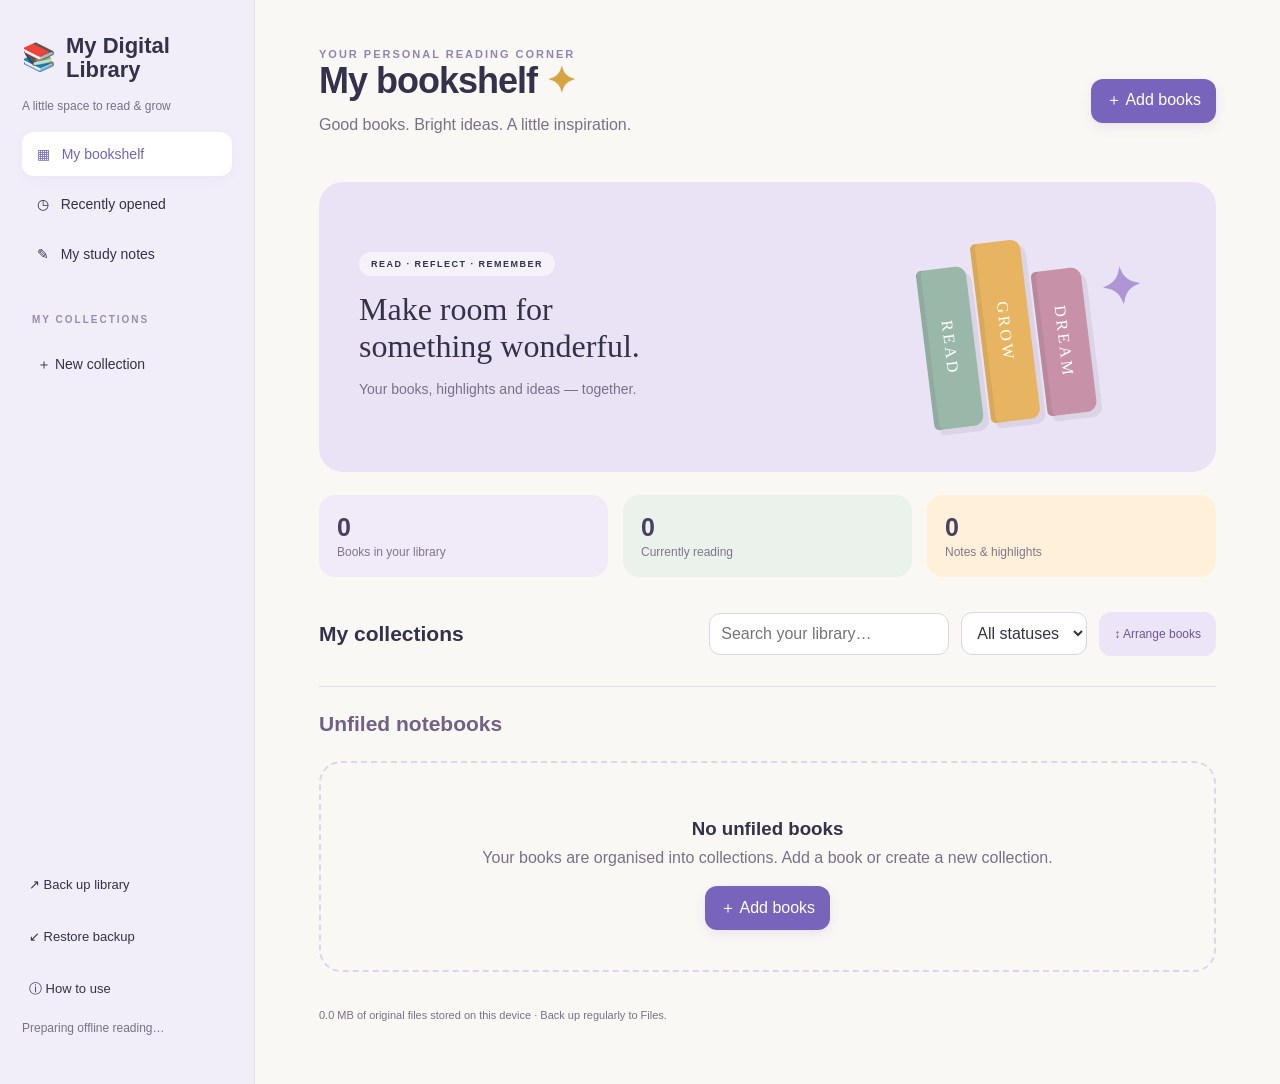
<file: index.html>
<!doctype html><html lang="en"><head><meta charset="utf-8"><meta name="viewport" content="width=device-width,initial-scale=1,viewport-fit=cover"><meta name="theme-color" content="#7563bd"><meta name="apple-mobile-web-app-capable" content="yes"><title>My Digital Library</title><link rel="manifest" href="manifest.json"><link rel="apple-touch-icon" href="icon.png"><link rel="stylesheet" href="style.css"></head><body>
<div id="library"><aside><div class="brand">📚 <span>My Digital<br>Library</span></div><p class="small">A little space to read & grow</p><button class="nav active" id="all">▦ &nbsp; My bookshelf</button><button class="nav" id="recent">◷ &nbsp; Recently opened</button><button class="nav" id="study">✎ &nbsp; My study notes</button><h4>MY COLLECTIONS</h4><div id="collections"></div><button class="nav" id="newCollection">＋ New collection</button><div class="asidebottom"><button id="backup">↗ Back up library</button><button id="restore">↙ Restore backup</button><button id="help">ⓘ How to use</button><p id="offline" class="small">Preparing offline reading…</p></div></aside>
<main><header><div><div class="eyebrow">YOUR PERSONAL READING CORNER</div><h1>My bookshelf <span>✦</span></h1><p>Good books. Bright ideas. A little inspiration.</p></div><button class="primary" id="import">＋ Add books</button></header><section class="welcome"><div><span class="pill">READ · REFLECT · REMEMBER</span><h2>Make room for<br>something wonderful.</h2><p>Your books, highlights and ideas — together.</p></div><div class="bookart" aria-hidden="true"><i>READ</i><i>GROW</i><i>DREAM</i><b>✦</b></div></section><div class="stats" id="stats"></div><div class="shelfhead"><h2 id="viewTitle">All books</h2><input id="search" placeholder="Search your library…" aria-label="Search library"><select id="statusFilter" aria-label="Reading status"><option value="">All statuses</option><option>To read</option><option>Reading</option><option>Finished</option></select></div><div id="books" class="grid"></div><p class="storage" id="storage"></p></main></div>
<section id="reader" hidden><div class="readerhead"><button id="closeReader">← Bookshelf</button><strong id="bookTitle"></strong><span id="saveState">Saved on this device</span><button id="readerNotes">📝 Notes</button><details id="readerMore"><summary>••• More</summary><div id="readerMorePanel"></div></details></div><div class="toolbar"><button data-tool="select" class="selected" hidden>Scroll</button><button id="textHighlight" hidden>Text highlight</button><button data-tool="pen">✏️ Pen</button><button data-tool="marker">🖍 Highlight</button><button data-tool="eraser">◻ Erase</button><select id="color" aria-label="Annotation colour"><option value="#ffe16a">Yellow</option><option value="#f399bc">Pink</option><option value="#89d4ae">Green</option><option value="#86bbf4">Blue</option><option value="#b69aea">Purple</option><option value="#333047">Ink</option></select><button id="undo">↶ Undo</button><button id="redo">↷ Redo</button><button id="addNote">＋ Note</button><button id="bookmark">☆ Bookmark</button><button id="exportPDF">Export PDF</button><button id="exportNotes">Export notes</button></div><div class="readercontrols"><button id="prev">← Previous</button><label><span id="unit">Page</span> <input id="pageNumber" type="number" min="1" value="1"> / <span id="total">1</span></label><button id="next">Next →</button><select id="zoom" aria-label="Zoom"><option value="1">Fit width</option><option value="1.25">125%</option><option value="1.5">150%</option><option value="2">200%</option></select><select id="fontSize" aria-label="EPUB font size"><option value="20">Text 20</option><option value="24">Text 24</option><option value="28">Text 28</option></select><select id="theme" aria-label="Reading theme"><option value="light">Light</option><option value="sepia">Sepia</option><option value="dark">Dark</option></select><input id="findText" placeholder="Search in book…" aria-label="Search in book"><button id="find">Find</button></div><div id="formatNotice"></div><div id="readingArea"><div id="page"><canvas id="pdfCanvas"></canvas><div id="content"></div><div id="textLayer" class="textLayer"></div><canvas id="ink"></canvas><div id="highlightLayer"></div></div></div></section>
<dialog id="modal"><button id="modalClose" class="modalclose" aria-label="Close">×</button><div id="modalBody"></div></dialog><div id="toast" role="status"></div><input id="fileInput" type="file" multiple accept=".pdf,.epub,.pptx,.ppt" hidden><input id="restoreInput" type="file" accept=".zip" hidden><script src="jszip.min.js"></script><script src="pdf-lib.min.js"></script><script type="module" src="app.mjs"></script></body></html>
</file>
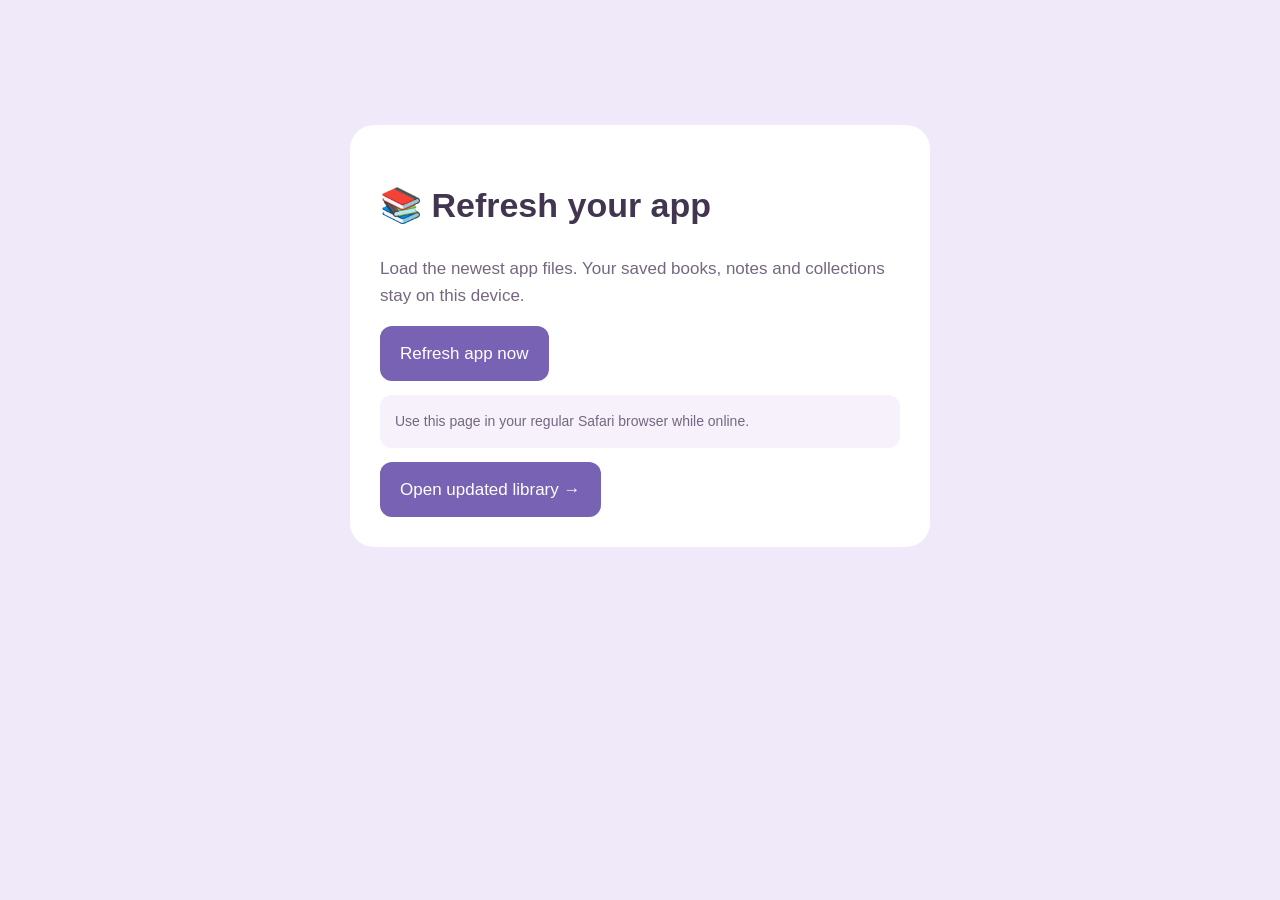
<file: update.html>
<!doctype html><html lang="en"><meta charset="utf-8"><meta name="viewport" content="width=device-width,initial-scale=1"><title>Refresh My Digital Library</title><style>body{font:17px/1.6 -apple-system,sans-serif;background:#f0e9fa;color:#41354f;margin:0;padding:35px 20px}main{max-width:520px;margin:10vh auto;background:white;border-radius:24px;padding:30px}button,a{font:inherit;border:0;border-radius:12px;padding:14px 20px;background:#7862b3;color:white;text-decoration:none;display:inline-block}button:disabled{opacity:.5}p{color:#74677f}#status{white-space:pre-wrap;background:#f6f1fb;border-radius:12px;padding:15px;font-size:14px}</style><main><h1>📚 Refresh your app</h1><p>Load the newest app files. Your saved books, notes and collections stay on this device.</p><button id="refresh">Refresh app now</button><p id="status" role="status">Use this page in your regular Safari browser while online.</p><a id="open" hidden>Open updated library →</a></main><script>
const status=document.getElementById('status'),button=document.getElementById('refresh');const base=new URL('./',location.href);button.onclick=async()=>{button.disabled=true;status.textContent='Downloading the newest app files…';try{if(!navigator.onLine)throw Error('Connect to Wi-Fi first.');if(!('serviceWorker'in navigator))throw Error('Open this HTTPS page in Safari.');const reg=await navigator.serviceWorker.register(new URL('sw.js?refresh=20261017-v15',base),{scope:base.href,updateViaCache:'none'});await reg.update();await new Promise((resolve,reject)=>{const timer=setTimeout(()=>reject(Error('Refresh is taking longer than expected. Check Wi-Fi and try again.')),30000);const check=()=>{const worker=reg.installing||reg.waiting;if(worker){if(worker.state==='redundant'){clearTimeout(timer);reject(Error('Some app files could not download. Check that all app files are uploaded.'));return}worker.addEventListener('statechange',()=>{if(worker.state==='activated'){clearTimeout(timer);resolve()}else if(worker.state==='redundant'){clearTimeout(timer);reject(Error('Update installation failed. Check your uploaded app files.'))}});if(worker.state==='activated'){clearTimeout(timer);resolve()}}else if(reg.active&&reg.active.scriptURL.includes('refresh=20261017-v15')){clearTimeout(timer);resolve()}};reg.addEventListener('updatefound',check);check()});const cache=await caches.open('digital-library-phone-v15');if(!await cache.match(new URL('app.mjs',base)))throw Error('Offline files are incomplete. Please try again.');status.textContent='✓ Latest app files installed. Your saved data was kept.
Open the updated library below. Then close and reopen the Home Screen app while online.';const a=document.getElementById('open');a.href=new URL('index.html?updated=20261017-v15',base);a.hidden=false;}catch(e){status.textContent=e.message+'
Your books and notes have not been deleted.'}finally{button.disabled=false}};
</script></html>
</file>
<file: style.css>
*{box-sizing:border-box}body{margin:0;background:#faf8f5;color:#34314b;font-family:ui-rounded,-apple-system,BlinkMacSystemFont,'Segoe UI',sans-serif}button,input,select,textarea{font:inherit}button{cursor:pointer;border:1px solid #e7e1ee;background:#fff;color:inherit;border-radius:12px;padding:11px 15px;min-height:44px}button:hover{background:#f0eafb}button:disabled{opacity:.45;cursor:default}input,select,textarea{padding:11px;border:1px solid #ddd5e7;border-radius:11px;background:#fff;color:#34314b}h1,h2,h3,p{margin-top:0}h1{font-size:36px;letter-spacing:-1px;margin-bottom:10px}h1 span{color:#d6a543}h2{font-size:25px}p{line-height:1.6;color:#787188}.small{font-size:12px}.eyebrow{font-size:11px;letter-spacing:2px;color:#9284b1;font-weight:700}#library{display:flex;min-height:100vh}aside{width:255px;background:#f1edf9;border-right:1px solid #e4deed;padding:34px 22px;display:flex;flex-direction:column;flex-shrink:0}.brand{display:flex;gap:10px;align-items:center;font-size:27px;line-height:1.1;font-weight:750;margin-bottom:15px}.brand span{font-size:22px}aside h4{font-size:10px;letter-spacing:2px;margin:35px 10px 15px;color:#9a8cad}.nav{width:100%;border:0;background:transparent;text-align:left;margin:3px 0;font-size:14px}.nav.active{background:#fff;color:#7563bd;box-shadow:0 3px 12px #7363940c}.asidebottom{margin-top:auto;padding-top:45px;display:grid;gap:8px}.asidebottom button{background:transparent;text-align:left;font-size:13px;border:0;padding:7px}main{max-width:1350px;padding:48px 5%;width:100%}header{display:flex;align-items:center;justify-content:space-between;gap:20px;margin-bottom:28px}.primary{background:#7864bb;color:white;border:0;box-shadow:0 4px 12px #7563bd20}.primary:hover{background:#6652a7}.welcome{display:flex;align-items:center;justify-content:space-between;background:#eae3f5;border-radius:24px;padding:35px 40px;overflow:hidden}.welcome h2{font:32px/1.18 Georgia,serif;margin:20px 0 12px}.pill{background:#fff8;border-radius:20px;padding:7px 12px;font-size:9px;letter-spacing:1.5px;font-weight:700}.welcome p{font-size:14px;margin:0}.bookart{display:flex;gap:7px;align-items:flex-end;transform:rotate(-7deg);padding:20px}.bookart i{display:flex;align-items:center;justify-content:center;writing-mode:vertical-rl;width:50px;height:160px;background:#99b8a9;border-radius:5px 10px 10px 5px;box-shadow:inset 5px 0 #0001,5px 6px #0001;font:16px Georgia;color:#fff;letter-spacing:3px}.bookart i:nth-child(2){height:180px;background:#e7b562}.bookart i:nth-child(3){height:145px;background:#c792a7}.bookart b{color:#ad96d3;font-size:50px;margin:0 10px 90px}.stats{display:flex;gap:15px;margin:23px 0 35px}.stat{flex:1;border-radius:16px;padding:18px;background:#f0eaf9;font-size:12px;color:#80768d}.stat:nth-child(2){background:#eaf2eb}.stat:nth-child(3){background:#fff1d9}.stat strong{font-size:25px;color:#48405f;display:block;margin-bottom:3px}.shelfhead{display:flex;align-items:center;gap:12px;flex-wrap:wrap;margin-bottom:20px}.shelfhead h2{margin:0 auto 0 0;font-size:21px}.shelfhead input{width:240px}.grid{display:grid;grid-template-columns:repeat(auto-fill,minmax(175px,1fr));gap:25px}.book{min-width:0}.cover{width:100%;height:225px;border-radius:7px 14px 14px 7px;padding:25px 22px;display:flex;flex-direction:column;align-items:flex-start;justify-content:space-between;color:#fff;text-align:left;border:0;box-shadow:inset 7px 0 #0001,0 7px 14px #34314b12;position:relative;overflow:hidden}.cover:after{content:'✦';position:absolute;bottom:-12px;right:0;font-size:115px;color:#fff2}.cover:hover{filter:brightness(1.05)}.cover strong{font:23px/1.2 Georgia,serif;overflow-wrap:anywhere;z-index:1;display:-webkit-box;-webkit-line-clamp:5;-webkit-box-orient:vertical;overflow:hidden}.cover span{font-size:10px;letter-spacing:2px;z-index:1}.book h3{font-size:14px;margin:15px 0 7px;white-space:nowrap;text-overflow:ellipsis;overflow:hidden}.book p{font-size:11px;margin:0 0 8px}.bookfooter{display:flex;justify-content:space-between;align-items:center}.bookfooter button{padding:4px 10px;min-height:30px}.badge{font-size:10px;padding:5px 8px;background:#eee7f7;border-radius:7px}.empty{grid-column:1/-1;text-align:center;border:2px dashed #dfd5eb;border-radius:22px;padding:40px 20px}.empty .big{font-size:40px}.empty h3{margin:15px 0 5px}.storage{font-size:11px;margin-top:35px}.readerhead,.toolbar,.readercontrols{display:flex;align-items:center;gap:8px;flex-wrap:wrap;padding:12px 20px;border-bottom:1px solid #e6dfee;background:#fff}.readerhead strong{flex:1}.readerhead span{font-size:11px;color:#66856c}.toolbar{background:#f1edf9}.toolbar button{font-size:12px;padding:7px 11px}.selected{background:#7563bd!important;color:#fff!important}.readercontrols{font-size:12px}.readercontrols input[type=number]{width:65px}#readingArea{overflow:auto;height:calc(100vh - 195px);padding:25px;background:#e8e3eb}#page{position:relative;margin:auto;background:white;box-shadow:0 6px 25px #0001}#pdfCanvas{display:block}#content{padding:40px;line-height:1.8;font:20px/1.8 Georgia,serif;overflow-wrap:anywhere}#content img{max-width:100%;height:auto}#ink,#highlightLayer,.textLayer{position:absolute;inset:0}#ink{z-index:3;touch-action:none;pointer-events:none}#highlightLayer{pointer-events:none;z-index:2}.textLayer{z-index:1;overflow:hidden;line-height:1;text-align:initial;transform-origin:0 0;--scale-factor:1}.textLayer span,.textLayer br{color:transparent;position:absolute;white-space:pre;cursor:text;transform-origin:0% 0%;user-select:text;-webkit-user-select:text}.textLayer ::selection{background:#86bbf488}.highlight{position:absolute;opacity:.4}#formatNotice{font-size:12px;color:#806949;text-align:center;background:#fff2d7;padding:8px}#formatNotice:empty{display:none}dialog{border:0;border-radius:23px;box-shadow:0 20px 80px #30244840;padding:32px;max-width:620px;width:calc(100% - 30px);max-height:85vh}dialog::backdrop{background:#34314b66}.modalclose{float:right;margin:-15px -15px 0 10px;font-size:20px}#modalBody h2{font-size:24px;margin-bottom:20px}#modalBody label{display:block;margin:15px 0 5px}#modalBody input,#modalBody textarea,#modalBody select{width:100%}.actions{display:flex;gap:10px;margin-top:20px;flex-wrap:wrap}.note{padding:16px;border-radius:12px;background:#faf7ee;margin:12px 0;white-space:pre-wrap;overflow-wrap:anywhere}.note button{font-size:12px;padding:5px 8px;margin-top:10px}.note small{display:block;color:#877c98}.note blockquote{border-left:3px solid #d7bc7b;margin:10px 0;padding-left:12px}#toast{position:fixed;bottom:25px;left:50%;transform:translateX(-50%);padding:13px 20px;background:#34314b;color:white;border-radius:13px;z-index:20;display:none;max-width:90vw}.sepia #page{background:#fbf0dc}.dark #page{background:#262336;color:#eee}.pptSlide{position:relative;width:100%;overflow:hidden;background:#fff;color:#34314b}.pptShape{position:absolute;overflow:hidden;line-height:1.25}.pptShape p{margin:0;color:inherit;line-height:inherit}.pptShape img{width:100%;height:100%;object-fit:contain}@media(max-width:900px){aside{width:200px;padding:25px 12px}main{padding:30px 25px}.welcome{padding:25px}.bookart{padding:0}.bookart i{width:35px}.bookart b{display:none}.cover{height:205px}.grid{gap:20px}}@media(max-width:650px){#library{display:block}aside{width:100%;padding:15px;display:block}.brand{font-size:22px;margin:0}.brand span{font-size:19px}.brand br{display:none}aside>.small,aside h4{display:none}aside .nav{width:auto;display:inline-block;font-size:12px}#collections{display:inline}.asidebottom{display:flex;padding:10px 0 0;flex-wrap:wrap}.asidebottom p{margin:8px}main{padding:25px 20px}h1{font-size:28px}header{align-items:flex-start}.welcome h2{font-size:27px}.welcome{padding:25px}.bookart i{height:100px!important;width:26px;font-size:11px}.stats{gap:8px}.stat{padding:14px 10px}.shelfhead input{width:100%}.grid{grid-template-columns:repeat(2,minmax(0,1fr));gap:20px 15px}.cover{height:205px;padding:20px 15px}.cover strong{font-size:20px}.readerhead{padding:10px}.readerhead strong{font-size:13px}.readerhead span{display:none}.readercontrols{padding:8px}#readingArea{height:calc(100vh - 270px);padding:12px}#content{padding:25px}}
[hidden]{display:none!important}

#reader:not([hidden]){height:100dvh;display:flex;flex-direction:column;overflow:hidden}#readingArea{height:auto;flex:1;min-height:0;position:relative;overscroll-behavior:contain;-webkit-overflow-scrolling:touch;background:#eeebf4}.readerhead{flex-wrap:nowrap;padding:10px 16px;background:linear-gradient(105deg,#f0e8fb,#e6f2f2);border:0;gap:12px}.readerhead strong{white-space:nowrap;overflow:hidden;text-overflow:ellipsis}.readerhead button{font-size:13px;padding:9px 12px;border:0;background:#ffffffbf}.readerhead #closeReader{color:#7154aa}.readerhead #readerNotes{background:#f9e5ee;color:#9c5576}.toolbar{flex-wrap:nowrap;overflow-x:auto;flex-shrink:0;padding:9px 16px;background:#fff;gap:7px;border-bottom:1px solid #e9e1f1}.toolbar>*{flex-shrink:0;white-space:nowrap}.toolbar button{border:0;background:#f0eaf8;color:#7755a3;border-radius:12px}.toolbar button[data-tool="pen"]{background:#e1f0ed;color:#377c6f}.toolbar button[data-tool="marker"],#textHighlight{background:#fff1c9;color:#8d711d}.toolbar button[data-tool="eraser"]{background:#fce4ed;color:#a76380}.toolbar #color{padding:7px;width:95px;min-height:44px;border:0;background:#edf0fa;font-size:12px}.readercontrols{background:#f7f4fb;flex-shrink:0;padding:7px 16px;gap:8px;border:0}.readercontrols button{padding:7px 11px;min-height:36px;border:0;background:#e7e0f4;color:#70529d}.readercontrols input,.readercontrols select{min-height:36px;padding:7px;background:#fff;border:0}.readercontrols label{margin-right:auto}.readercontrols #zoom{font-size:12px}#formatNotice{background:#f7f4fb;color:#9c8cae;font-size:10px;padding:4px 12px;flex-shrink:0}.pdfPage{position:relative;margin:0 auto 28px;background:#fff;box-shadow:0 4px 18px #56406718}.pdfPage.loading:before{content:'Loading page…';position:absolute;left:0;right:0;top:60px;text-align:center;color:#b5a6c8;font-size:13px}.pdfPage>canvas[data-layer="pdfCanvas"]{display:block}.pageInk,.pageHighlights{position:absolute;inset:0}.pageInk{z-index:3;pointer-events:none;touch-action:none}.pageHighlights{pointer-events:none;z-index:2}.pageTag{position:absolute;bottom:-21px;left:0;right:0;text-align:center;color:#ad9bbc;font-size:10px;pointer-events:none}.sepia .pdfPage{background:#fbf0dc}.dark .pdfPage{background:#262336}#readerMore{position:relative;flex-shrink:0}#readerMore summary{cursor:pointer;list-style:none;font-size:13px;padding:12px;background:#e5daf6;color:#70519c;border-radius:12px}#readerMorePanel{position:absolute;right:0;top:50px;z-index:10;width:275px;background:#fff;padding:16px;border-radius:18px;box-shadow:0 8px 35px #55406533;display:flex;flex-wrap:wrap;gap:10px}#readerMorePanel>*{max-width:100%}#readerMorePanel input{width:100%}#readerMorePanel button{background:#f0eaf9}#pdfStack{width:max-content;min-width:100%}@media(max-width:650px){.readerhead{gap:6px;padding:8px}.readerhead button{font-size:11px;padding:8px}.readerhead strong{font-size:12px}.toolbar{padding:7px 9px}.toolbar button{font-size:11px}.readercontrols{padding:6px 9px}.readercontrols label{font-size:11px}#readerMore summary{font-size:11px;padding:11px 8px}}

.typeKeyboard{background:#e6f1ee;color:#397b6b;border:0;margin:8px 0 4px;font-size:13px}#modalBody input,#modalBody textarea{font-size:17px;touch-action:manipulation;-webkit-user-select:text;user-select:text}

.colourCircles{display:flex;gap:7px;align-items:center;padding:0 5px}.toolbar .colourCircle{width:34px;height:34px;min-height:34px;padding:4px;border:2px solid transparent;border-radius:50%;background:transparent;display:grid;place-items:center}.colourCircle:before{content:'';width:22px;height:22px;border-radius:50%;background:var(--swatch);box-shadow:inset 0 0 0 1px #00000012}.toolbar .colourCircle[aria-pressed="true"]{border-color:#7861b5;background:#f4eefb;box-shadow:0 0 0 2px white}.colourCircle:focus-visible{outline:3px solid #7861b5;outline-offset:3px}

#readingArea,#readingArea *{-webkit-touch-callout:none;-webkit-user-select:none;user-select:none}.textLayer span,.textLayer br{-webkit-user-select:none;user-select:none}.fingerSetting{display:flex;align-items:center;gap:9px;font-size:13px;padding:10px;background:#e9f3ef;border-radius:12px;width:100%}.fingerSetting input{width:20px!important;height:20px;accent-color:#7861b5}.toolbar button[data-tool="pen"].selected,.toolbar button[data-tool="marker"].selected{box-shadow:inset 0 0 0 2px #5f4894}

.titlePromptRow{display:flex;gap:8px;align-items:center}.titlePromptRow input{flex:1;min-width:0;background:#f6f1fa}.titlePromptRow button{flex-shrink:0;background:#e6f1ee;color:#397b6b;border:0}

.folderList{padding-left:18px;border-left:2px solid #dacfea;margin-left:18px}.folderNav{font-size:12px;padding:8px 10px}.folderNav.active{background:#fff2d7;color:#887125}

#arrangeBooks{background:#ece5f7;border:0;color:#70549c;font-size:12px}.arrangeList{max-height:50vh;overflow:auto}.arrangeRow{display:flex;align-items:center;gap:8px;margin:8px 0;padding:10px;background:#f3edf9;border-radius:13px}.arrangeNumber{color:#9c83b7;font-size:12px;min-width:20px}.arrangeTitle{flex:1;min-width:0;font-size:14px;overflow-wrap:anywhere}.arrangeRow button{padding:6px 12px;border:0;background:#fff;color:#7862b3}

.collectionBook{padding-right:14px}.collectionCover{position:relative;display:flex;flex-direction:column;align-items:flex-start;justify-content:space-between;text-align:left;width:100%;height:225px;margin-bottom:8px;padding:25px 23px 25px 30px;background:var(--collection-color);color:white;border:0;border-radius:7px 11px 4px 5px;box-shadow:inset 9px 0 #0002,0 7px 18px #39304620;isolation:isolate}.collectionCover:before{content:'';position:absolute;right:-12px;top:9px;bottom:-8px;width:17px;background:repeating-linear-gradient(to bottom,#fbf5e9 0px,#fbf5e9 3px,#dfd5c1 4px);border-radius:0 8px 8px 0;transform:skewY(18deg);z-index:-1;border-right:4px solid var(--collection-color)}.collectionCover:after{content:'';position:absolute;left:8px;right:-9px;bottom:-9px;height:10px;background:var(--collection-color);border-radius:0 3px 5px 5px;box-shadow:0 3px 3px #0001;z-index:-2}.collectionCover:hover{background:var(--collection-color);filter:brightness(1.04)}.collectionCover strong{font:24px/1.25 Georgia,serif;overflow-wrap:anywhere}.collectionLabel{font-size:9px;letter-spacing:2px;opacity:.85}.collectionCount{font-size:11px;background:#ffffff20;padding:6px 9px;border-radius:8px}.shelfSectionLabel{grid-column:1/-1;margin:10px 0 0;font-size:21px;font-weight:650;color:#726085;border-top:1px solid #e6ddeb;padding-top:25px}@media(max-width:900px){.collectionCover{height:205px}}@media(max-width:650px){.collectionCover{padding:20px 15px 20px 23px}.collectionCover strong{font-size:20px}}

#newFolder{background:#e2f0eb;border:0;color:#3c7b69;font-size:12px}.folderNav{color:var(--folder-color);background:color-mix(in srgb,var(--folder-color) 12%,white);border-left:3px solid var(--folder-color);margin:5px 0;border-radius:6px 11px 11px 6px}.folderNav.active{color:var(--folder-color);background:color-mix(in srgb,var(--folder-color) 24%,white);font-weight:700}.binderBook{padding-right:12px}.binderCover{position:relative;width:100%;height:225px;display:flex;flex-direction:column;align-items:flex-start;justify-content:space-between;text-align:left;background:var(--binder-color);color:#fff;border:0;border-radius:8px 14px 14px 8px;padding:26px 19px 24px 43px;box-shadow:inset 25px 0 #00000017,0 8px 18px #40384f22;isolation:isolate}.binderCover:before{content:'';position:absolute;right:-9px;top:10px;bottom:10px;width:12px;background:repeating-linear-gradient(#fff9ed 0px,#fff9ed 3px,#ddd5c5 4px);border-right:4px solid var(--binder-color);border-radius:0 7px 7px 0;z-index:-1;transform:skewY(12deg)}.binderCover:hover{background:var(--binder-color);filter:brightness(1.04)}.binderRings{position:absolute;left:6px;top:45px;font-size:22px;line-height:2.2;color:#e8e5ef;text-shadow:1px 2px 2px #0003}.binderLabel{font-size:9px;letter-spacing:2px;opacity:.85}.binderCover strong{font:24px/1.25 Georgia,serif;overflow-wrap:anywhere}.binderCount{font-size:11px;background:#fff3;border-radius:7px;padding:6px 9px}@media(max-width:900px){.binderCover{height:205px}}@media(max-width:650px){.binderCover{padding:20px 13px 20px 37px}.binderCover strong{font-size:20px}}

.collectionCover strong,.binderCover strong,.cover strong{display:block;width:100%;min-width:0;white-space:normal;word-break:normal;overflow-wrap:normal;hyphens:none;-webkit-hyphens:none;line-height:1.2;max-height:58%;overflow:hidden}.renameCover{font-size:12px;padding:6px 11px;min-height:34px;border:0;background:#eee5f8;color:#76569e;margin-top:3px}
</file>
